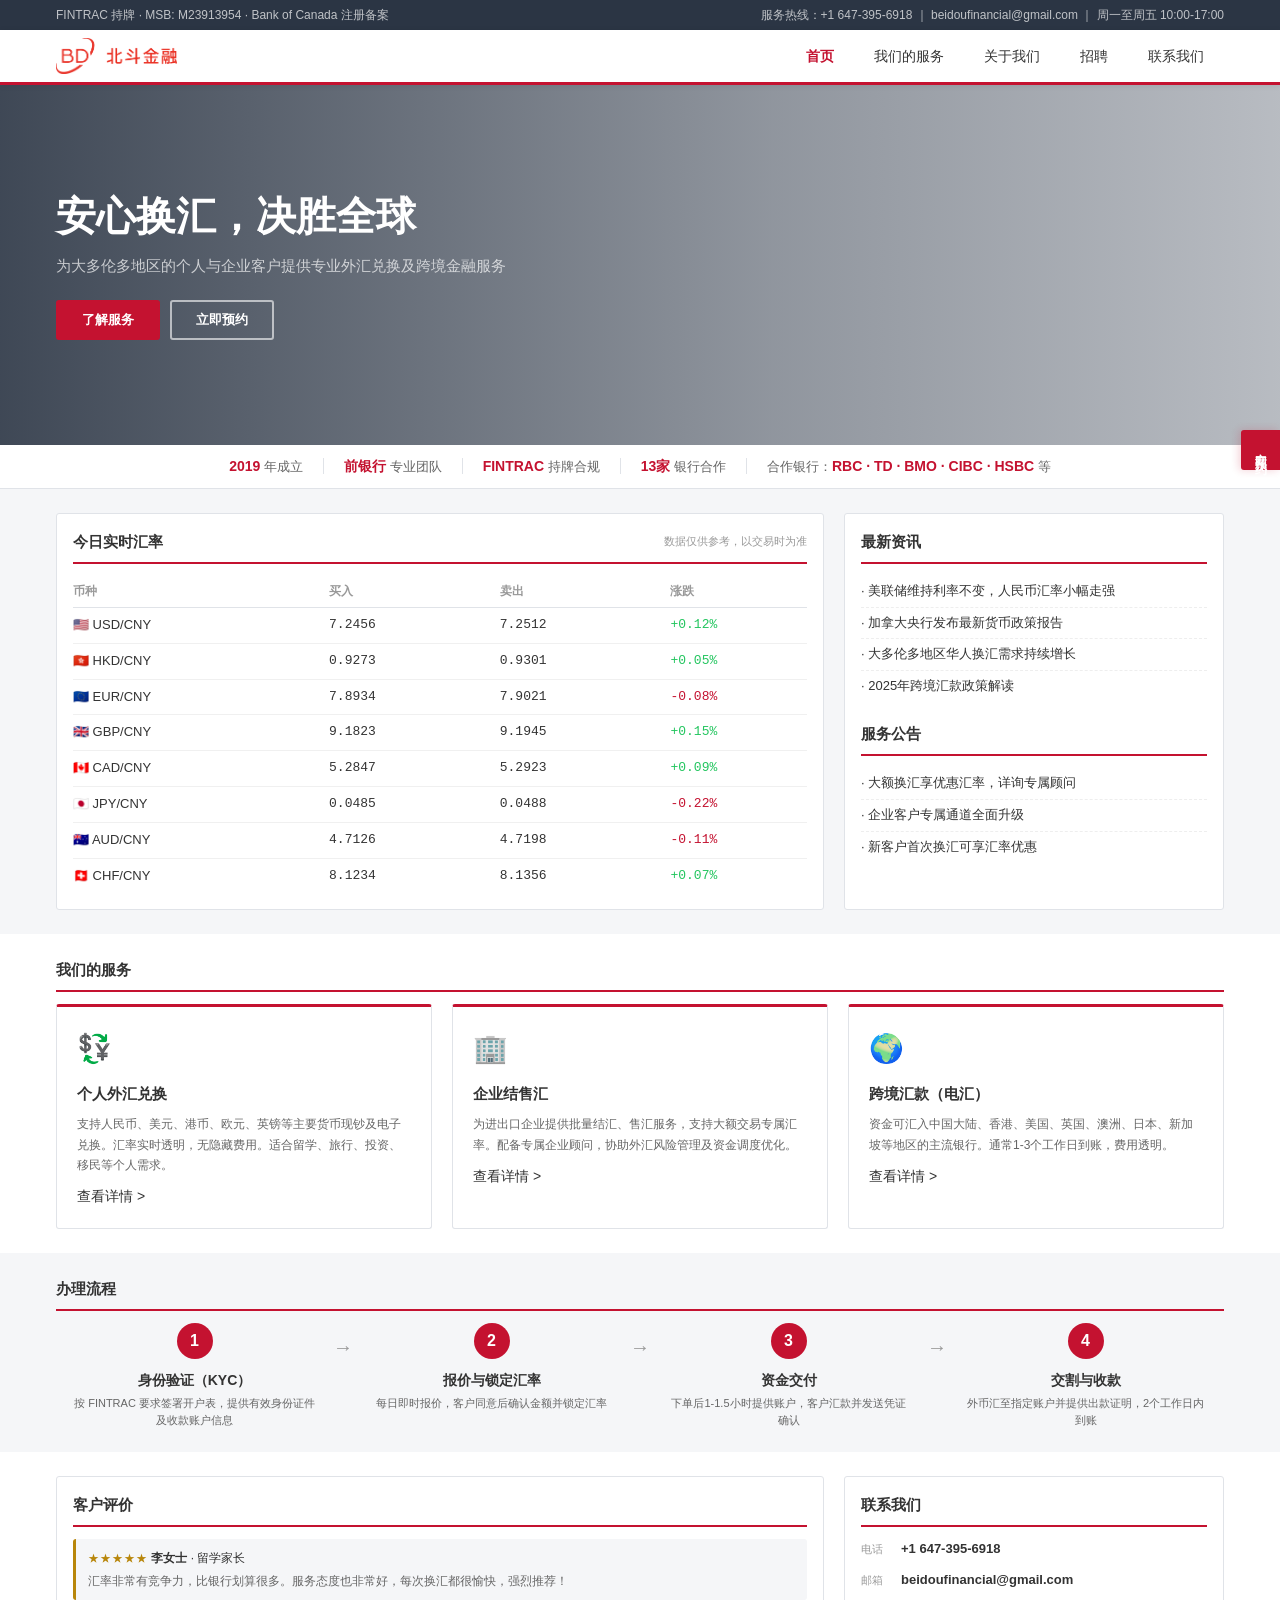
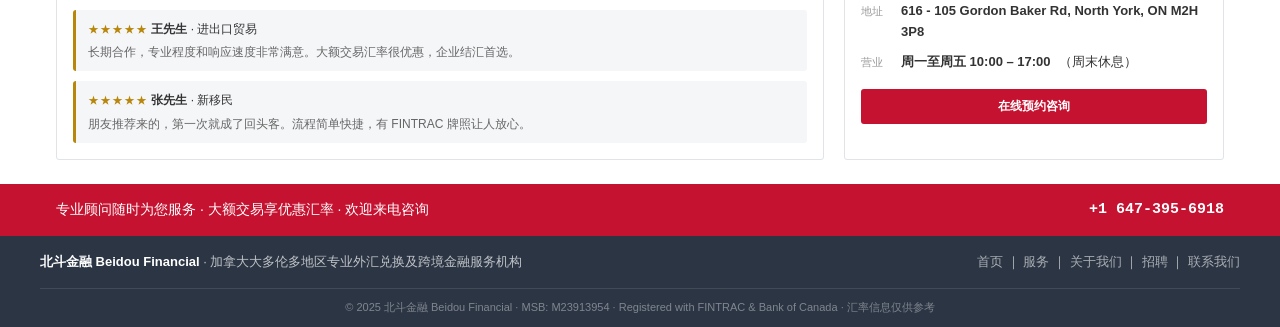
<file: index.html>
<!DOCTYPE html>
<html lang="zh-CN">
<head>
  <meta charset="UTF-8">
  <meta name="viewport" content="width=1200">
  <title>北斗金融 Beidou Financial — 安心换汇，决胜全球</title>
  <meta name="description" content="北斗金融 — 加拿大大多伦多地区专业外汇兑换及跨境金融服务机构，FINTRAC 持牌合规。">
  <link rel="stylesheet" href="style.css?v=20260327">
</head>
<body>

<!-- ========== 顶部信息栏 ========== -->
<div class="top-bar">
  <div class="container top-bar-inner">
    <span>FINTRAC 持牌 · MSB: M23913954 · Bank of Canada 注册备案</span>
    <span>服务热线：+1 647-395-6918 ｜ beidoufinancial@gmail.com ｜ 周一至周五 10:00-17:00</span>
  </div>
</div>

<!-- ========== Logo + 导航栏 ========== -->
<div class="header-bar">
  <div class="container header-bar-inner">
    <a href="index.html" class="nav-logo">
      <img src="logo.png" alt="北斗金融 Beidou Financial">
    </a>
    <nav class="nav-links">
      <a href="index.html" class="active">首页</a>
      <a href="services.html">我们的服务</a>
      <a href="about.html">关于我们</a>
      <a href="careers.html">招聘</a>
      <a href="contact.html">联系我们</a>
    </nav>
  </div>
</div>

<!-- ========== 悬浮预约按钮 ========== -->
<a href="contact.html" class="fab-booking">立即预约</a>

<!-- ========== 横幅 Banner 轮播 ========== -->
<section class="banner">
  <div class="banner-slides">
    <div class="banner-slide active">
      <div class="banner-bg" style="background-image:url('https://images.unsplash.com/photo-1486406146926-c627a92ad1ab?w=1600&q=80')"></div>
      <div class="container banner-inner">
        <div class="banner-text">
          <h1>安心换汇，决胜全球</h1>
          <p>为大多伦多地区的个人与企业客户提供专业外汇兑换及跨境金融服务</p>
          <div class="banner-buttons">
            <a href="services.html" class="btn btn-primary">了解服务</a>
            <a href="contact.html" class="btn btn-outline-white">立即预约</a>
          </div>
        </div>
      </div>
    </div>
    <div class="banner-slide">
      <div class="banner-bg" style="background-image:url('https://images.unsplash.com/photo-1554224155-6726b3ff858f?w=1600&q=80')"></div>
      <div class="container banner-inner">
        <div class="banner-text">
          <h1>FINTRAC 持牌，合规经营</h1>
          <p>加拿大金融情报机构注册持牌，客户资金安全有保障</p>
          <div class="banner-buttons">
            <a href="about.html" class="btn btn-primary">了解资质</a>
          </div>
        </div>
      </div>
    </div>
    <div class="banner-slide">
      <div class="banner-bg" style="background-image:url('https://images.unsplash.com/photo-1560472354-b33ff0c44a43?w=1600&q=80')"></div>
      <div class="container banner-inner">
        <div class="banner-text">
          <h1>大额交易，专属优惠汇率</h1>
          <p>企业客户及大额换汇享受更优惠的汇率，专属顾问一对一服务</p>
          <div class="banner-buttons">
            <a href="contact.html" class="btn btn-primary">立即咨询</a>
          </div>
        </div>
      </div>
    </div>
  </div>
</section>

<!-- ========== 信任条 ========== -->
<section class="trust-bar">
  <div class="container trust-bar-inner">
    <div class="trust-item"><strong>2019</strong> 年成立</div>
    <div class="trust-sep"></div>
    <div class="trust-item"><strong>前银行</strong> 专业团队</div>
    <div class="trust-sep"></div>
    <div class="trust-item"><strong>FINTRAC</strong> 持牌合规</div>
    <div class="trust-sep"></div>
    <div class="trust-item"><strong>13家</strong> 银行合作</div>
    <div class="trust-sep"></div>
    <div class="trust-item">合作银行：<strong>RBC · TD · BMO · CIBC · HSBC</strong> 等</div>
  </div>
</section>

<!-- ========== 核心内容：汇率 + 资讯 ========== -->
<section class="section" id="rates">
  <div class="container">
    <div class="portal-grid">
      <!-- 左栏：实时汇率 -->
      <div class="portal-main">
        <div class="portal-section-header">
          <h3>今日实时汇率</h3>
          <span class="rate-note-inline">数据仅供参考，以交易时为准</span>
        </div>
        <div class="rate-table">
          <div class="rate-table-head"><span>币种</span><span>买入</span><span>卖出</span><span>涨跌</span></div>
          <div class="rate-table-row"><span>🇺🇸 USD/CNY</span><span class="mono">7.2456</span><span class="mono">7.2512</span><span class="rate-up mono">+0.12%</span></div>
          <div class="rate-table-row"><span>🇭🇰 HKD/CNY</span><span class="mono">0.9273</span><span class="mono">0.9301</span><span class="rate-up mono">+0.05%</span></div>
          <div class="rate-table-row"><span>🇪🇺 EUR/CNY</span><span class="mono">7.8934</span><span class="mono">7.9021</span><span class="rate-down mono">-0.08%</span></div>
          <div class="rate-table-row"><span>🇬🇧 GBP/CNY</span><span class="mono">9.1823</span><span class="mono">9.1945</span><span class="rate-up mono">+0.15%</span></div>
          <div class="rate-table-row"><span>🇨🇦 CAD/CNY</span><span class="mono">5.2847</span><span class="mono">5.2923</span><span class="rate-up mono">+0.09%</span></div>
          <div class="rate-table-row"><span>🇯🇵 JPY/CNY</span><span class="mono">0.0485</span><span class="mono">0.0488</span><span class="rate-down mono">-0.22%</span></div>
          <div class="rate-table-row"><span>🇦🇺 AUD/CNY</span><span class="mono">4.7126</span><span class="mono">4.7198</span><span class="rate-down mono">-0.11%</span></div>
          <div class="rate-table-row"><span>🇨🇭 CHF/CNY</span><span class="mono">8.1234</span><span class="mono">8.1356</span><span class="rate-up mono">+0.07%</span></div>
        </div>
      </div>
      <!-- 右栏：资讯 + 公告 -->
      <div class="portal-side">
        <div class="portal-section-header"><h3>最新资讯</h3></div>
        <ul class="news-list">
          <li><a href="#">· 美联储维持利率不变，人民币汇率小幅走强</a></li>
          <li><a href="#">· 加拿大央行发布最新货币政策报告</a></li>
          <li><a href="#">· 大多伦多地区华人换汇需求持续增长</a></li>
          <li><a href="#">· 2025年跨境汇款政策解读</a></li>
        </ul>
        <div class="portal-section-header" style="margin-top:20px;"><h3>服务公告</h3></div>
        <ul class="news-list">
          <li><a href="#">· 大额换汇享优惠汇率，详询专属顾问</a></li>
          <li><a href="#">· 企业客户专属通道全面升级</a></li>
          <li><a href="#">· 新客户首次换汇可享汇率优惠</a></li>
        </ul>
      </div>
    </div>
  </div>
</section>

<!-- ========== 三大服务简介（差异化描述） ========== -->
<section class="section section-white">
  <div class="container">
    <div class="portal-section-header center"><h3>我们的服务</h3></div>
    <div class="service-row">
      <div class="svc-card">
        <div class="svc-icon">💱</div>
        <h4>个人外汇兑换</h4>
        <p>支持人民币、美元、港币、欧元、英镑等主要货币现钞及电子兑换。汇率实时透明，无隐藏费用。适合留学、旅行、投资、移民等个人需求。</p>
        <a href="services.html" class="link-red">查看详情 &gt;</a>
      </div>
      <div class="svc-card">
        <div class="svc-icon">🏢</div>
        <h4>企业结售汇</h4>
        <p>为进出口企业提供批量结汇、售汇服务，支持大额交易专属汇率。配备专属企业顾问，协助外汇风险管理及资金调度优化。</p>
        <a href="services.html" class="link-red">查看详情 &gt;</a>
      </div>
      <div class="svc-card">
        <div class="svc-icon">🌍</div>
        <h4>跨境汇款（电汇）</h4>
        <p>资金可汇入中国大陆、香港、美国、英国、澳洲、日本、新加坡等地区的主流银行。通常1-3个工作日到账，费用透明。</p>
        <a href="services.html" class="link-red">查看详情 &gt;</a>
      </div>
    </div>
  </div>
</section>

<!-- ========== 办理流程 ========== -->
<section class="section">
  <div class="container">
    <div class="portal-section-header center"><h3>办理流程</h3></div>
    <div class="process-row">
      <div class="process-step">
        <div class="process-num">1</div>
        <h4>身份验证（KYC）</h4>
        <p>按 FINTRAC 要求签署开户表，提供有效身份证件及收款账户信息</p>
      </div>
      <div class="process-arrow">→</div>
      <div class="process-step">
        <div class="process-num">2</div>
        <h4>报价与锁定汇率</h4>
        <p>每日即时报价，客户同意后确认金额并锁定汇率</p>
      </div>
      <div class="process-arrow">→</div>
      <div class="process-step">
        <div class="process-num">3</div>
        <h4>资金交付</h4>
        <p>下单后1-1.5小时提供账户，客户汇款并发送凭证确认</p>
      </div>
      <div class="process-arrow">→</div>
      <div class="process-step">
        <div class="process-num">4</div>
        <h4>交割与收款</h4>
        <p>外币汇至指定账户并提供出款证明，2个工作日内到账</p>
      </div>
    </div>
  </div>
</section>

<!-- ========== 客户好评 + 联系信息 两栏 ========== -->
<section class="section section-white">
  <div class="container">
    <div class="portal-grid">
      <!-- 左栏：客户好评 -->
      <div class="portal-main">
        <div class="portal-section-header"><h3>客户评价</h3></div>
        <div class="mini-testimonials">
          <div class="mini-test">
            <div class="mini-test-top"><span class="mini-stars">★★★★★</span> <strong>李女士</strong> · 留学家长</div>
            <p>汇率非常有竞争力，比银行划算很多。服务态度也非常好，每次换汇都很愉快，强烈推荐！</p>
          </div>
          <div class="mini-test">
            <div class="mini-test-top"><span class="mini-stars">★★★★★</span> <strong>王先生</strong> · 进出口贸易</div>
            <p>长期合作，专业程度和响应速度非常满意。大额交易汇率很优惠，企业结汇首选。</p>
          </div>
          <div class="mini-test">
            <div class="mini-test-top"><span class="mini-stars">★★★★★</span> <strong>张先生</strong> · 新移民</div>
            <p>朋友推荐来的，第一次就成了回头客。流程简单快捷，有 FINTRAC 牌照让人放心。</p>
          </div>
        </div>
      </div>
      <!-- 右栏：联系信息 -->
      <div class="portal-side">
        <div class="portal-section-header"><h3>联系我们</h3></div>
        <div class="contact-compact">
          <div class="cc-item"><span class="cc-label">电话</span> <strong>+1 647-395-6918</strong></div>
          <div class="cc-item"><span class="cc-label">邮箱</span> <strong>beidoufinancial@gmail.com</strong></div>
          <div class="cc-item"><span class="cc-label">地址</span> <strong>616 - 105 Gordon Baker Rd, North York, ON M2H 3P8</strong></div>
          <div class="cc-item"><span class="cc-label">营业</span> <strong>周一至周五 10:00 – 17:00</strong>（周末休息）</div>
        </div>
        <a href="contact.html" class="btn btn-primary btn-sm" style="margin-top:16px;width:100%;text-align:center;">在线预约咨询</a>
      </div>
    </div>
  </div>
</section>

<!-- ========== CTA ========== -->
<section class="section-red cta-section">
  <div class="container cta-inner">
    <span class="cta-text">专业顾问随时为您服务 · 大额交易享优惠汇率 · 欢迎来电咨询</span>
    <div class="cta-right">
      <span class="cta-phone">+1 647-395-6918</span>
    </div>
  </div>
</section>

<!-- ========== 页脚 ========== -->
<footer class="footer">
  <div class="container footer-inner">
    <div class="footer-left"><strong>北斗金融 Beidou Financial</strong> · 加拿大大多伦多地区专业外汇兑换及跨境金融服务机构</div>
    <div class="footer-right"><a href="index.html">首页</a> ｜ <a href="services.html">服务</a> ｜ <a href="about.html">关于我们</a> ｜ <a href="careers.html">招聘</a> ｜ <a href="contact.html">联系我们</a></div>
  </div>
  <div class="footer-bottom">
    <div class="container">© 2025 北斗金融 Beidou Financial · MSB: M23913954 · Registered with FINTRAC & Bank of Canada · 汇率信息仅供参考</div>
  </div>
</footer>

<script src="script.js"></script>
</body>
</html>
</file>
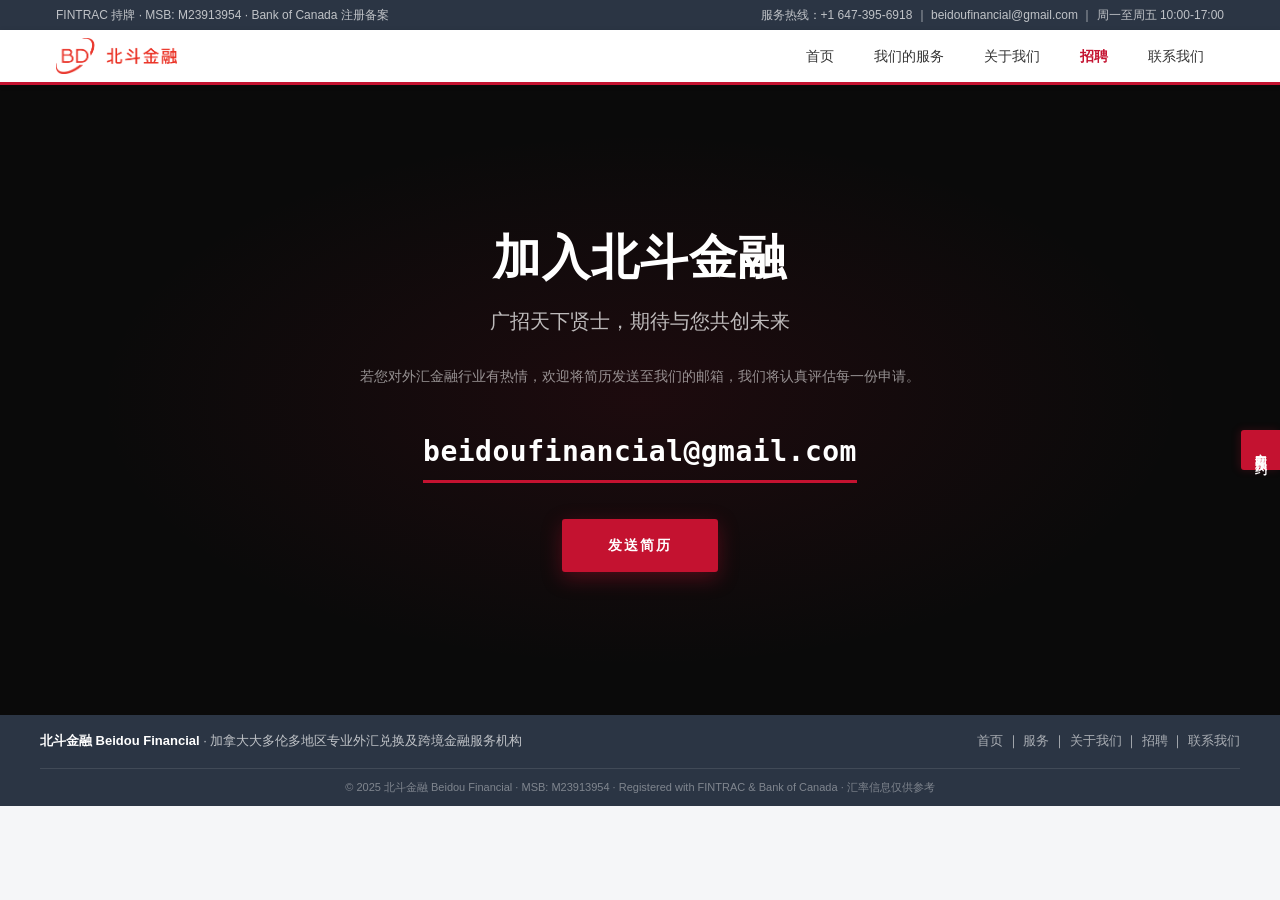
<file: careers.html>
<!DOCTYPE html>
<html lang="zh-CN">
<head>
  <meta charset="UTF-8">
  <meta name="viewport" content="width=1200">
  <title>招聘 — 加入北斗金融 Beidou Financial</title>
  <meta name="description" content="北斗金融正在广招天下贤士，欢迎将简历发送至 beidoufinancial@gmail.com。">
  <link rel="stylesheet" href="style.css?v=20260506">
</head>
<body>

<!-- ========== 顶部信息栏 ========== -->
<div class="top-bar">
  <div class="container top-bar-inner">
    <span>FINTRAC 持牌 · MSB: M23913954 · Bank of Canada 注册备案</span>
    <span>服务热线：+1 647-395-6918 ｜ beidoufinancial@gmail.com ｜ 周一至周五 10:00-17:00</span>
  </div>
</div>

<!-- ========== Logo + 导航栏 ========== -->
<div class="header-bar">
  <div class="container header-bar-inner">
    <a href="index.html" class="nav-logo">
      <img src="logo.png" alt="北斗金融 Beidou Financial">
    </a>
    <nav class="nav-links">
      <a href="index.html">首页</a>
      <a href="services.html">我们的服务</a>
      <a href="about.html">关于我们</a>
      <a href="careers.html" class="active">招聘</a>
      <a href="contact.html">联系我们</a>
    </nav>
  </div>
</div>

<!-- ========== 悬浮预约按钮 ========== -->
<a href="contact.html" class="fab-booking">立即预约</a>

<!-- ========== Careers Hero ========== -->
<section class="careers-hero">
  <div class="container careers-hero-inner">
    <div class="careers-hero-content">
      <h1 class="careers-title fade-up">加入北斗金融</h1>
      <p class="careers-subtitle fade-up">广招天下贤士，期待与您共创未来</p>
      <p class="careers-desc fade-up">若您对外汇金融行业有热情，欢迎将简历发送至我们的邮箱，我们将认真评估每一份申请。</p>

      <div class="careers-email fade-up">
        <a href="mailto:beidoufinancial@gmail.com" class="careers-email-link">beidoufinancial@gmail.com</a>
      </div>

      <div class="careers-cta fade-up">
        <a href="mailto:beidoufinancial@gmail.com?subject=%E5%BA%94%E8%81%98%E5%8C%97%E6%96%97%E9%87%91%E8%9E%8D&body=%E6%82%A8%E5%A5%BD%EF%BC%8C%E6%88%91%E6%83%B3%E5%BA%94%E8%81%98%E5%8C%97%E6%96%97%E9%87%91%E8%9E%8D%E7%9A%84%E8%81%8C%E4%BD%8D%EF%BC%8C%E8%AF%A6%E6%83%85%E5%A6%82%E4%B8%8B..." class="btn btn-primary btn-careers">发送简历</a>
      </div>
    </div>
  </div>
</section>

<!-- ========== 页脚 ========== -->
<footer class="footer">
  <div class="container footer-inner">
    <div class="footer-left"><strong>北斗金融 Beidou Financial</strong> · 加拿大大多伦多地区专业外汇兑换及跨境金融服务机构</div>
    <div class="footer-right"><a href="index.html">首页</a> ｜ <a href="services.html">服务</a> ｜ <a href="about.html">关于我们</a> ｜ <a href="careers.html">招聘</a> ｜ <a href="contact.html">联系我们</a></div>
  </div>
  <div class="footer-bottom">
    <div class="container">© 2025 北斗金融 Beidou Financial · MSB: M23913954 · Registered with FINTRAC & Bank of Canada · 汇率信息仅供参考</div>
  </div>
</footer>

<script src="script.js"></script>
</body>
</html>
</file>
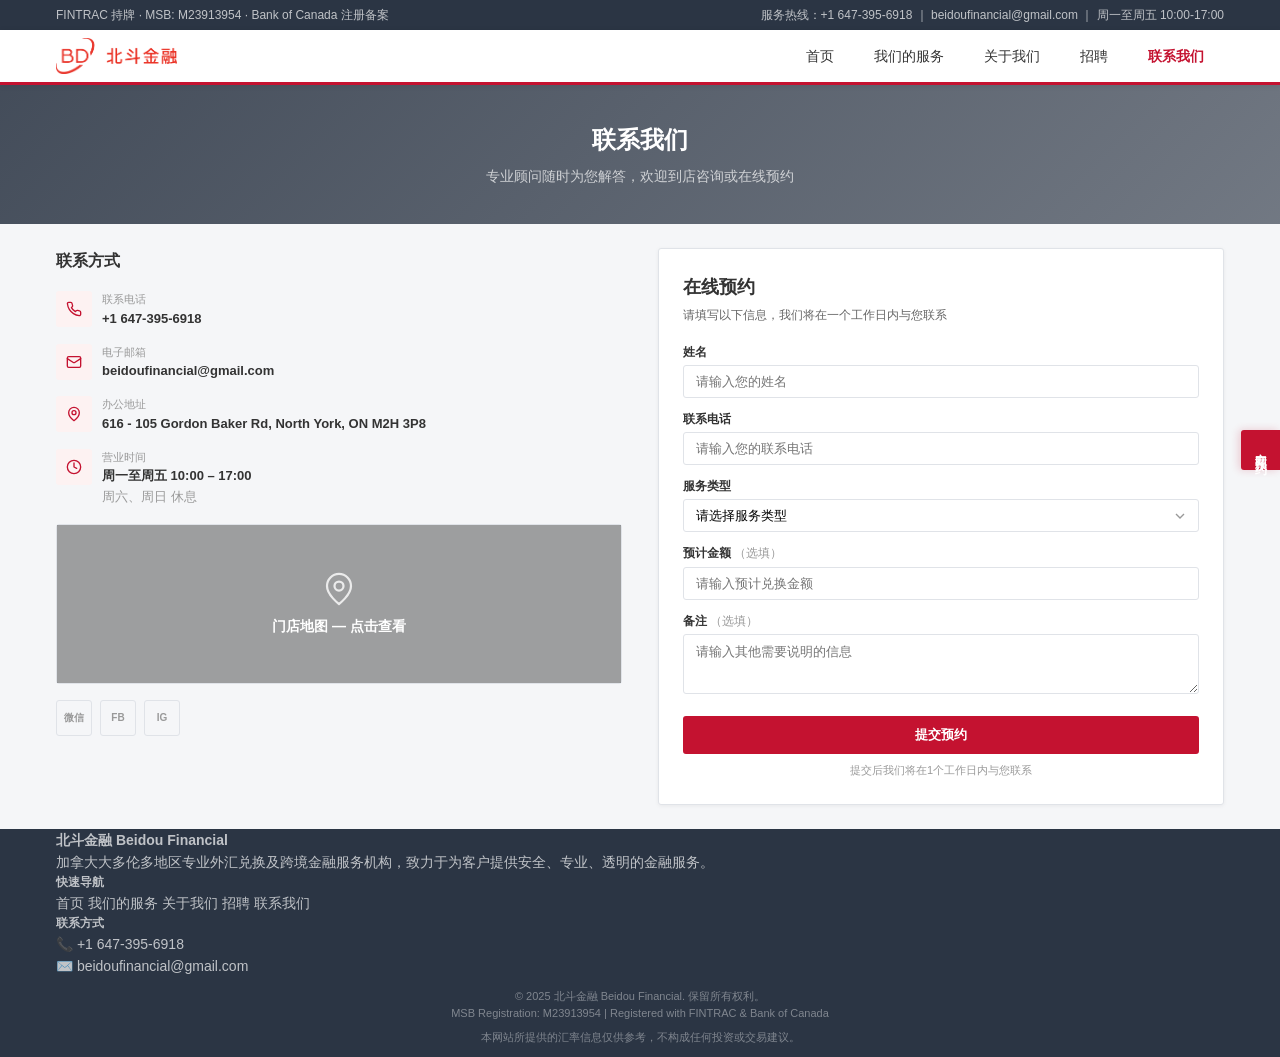
<file: contact.html>
<!DOCTYPE html>
<html lang="zh-CN">
<head>
  <meta charset="UTF-8">
  <meta name="viewport" content="width=1200">
  <title>联系我们 — 北斗金融 Beidou Financial</title>
  <link rel="stylesheet" href="style.css?v=20260327">
</head>
<body>

<!-- ========== 顶部信息栏 ========== -->
<div class="top-bar">
  <div class="container top-bar-inner">
    <span>FINTRAC 持牌 · MSB: M23913954 · Bank of Canada 注册备案</span>
    <span>服务热线：+1 647-395-6918 ｜ beidoufinancial@gmail.com ｜ 周一至周五 10:00-17:00</span>
  </div>
</div>

<!-- ========== Logo + 导航栏 ========== -->
<div class="header-bar">
  <div class="container header-bar-inner">
    <a href="index.html" class="nav-logo">
      <img src="logo.png" alt="北斗金融 Beidou Financial">
    </a>
    <nav class="nav-links">
      <a href="index.html">首页</a>
      <a href="services.html">我们的服务</a>
      <a href="about.html">关于我们</a>
      <a href="careers.html">招聘</a>
      <a href="contact.html" class="active">联系我们</a>
    </nav>
  </div>
</div>

<!-- ========== 悬浮预约按钮 ========== -->
<a href="contact.html" class="fab-booking">立即预约</a>

<!-- ========== Hero ========== -->
<section class="hero hero-page">
  <div class="hero-bg" style="background-image:url('https://images.unsplash.com/photo-1423666639041-f56000c27a9a?w=1600&q=80')"></div>
  <div class="hero-glow"></div>
  <div class="container">
    <div class="hero-content fade-up">
      <h1>联系我们</h1>
      <p class="hero-desc">专业顾问随时为您解答，欢迎到店咨询或在线预约</p>
    </div>
  </div>
</section>

<!-- ========== 联系内容 ========== -->
<section class="section">
  <div class="container">
    <div class="contact-layout fade-up">

      <!-- 左栏：联系信息 -->
      <div class="contact-info">
        <h3>联系方式</h3>

        <div class="contact-item">
          <div class="ci-icon">
            <svg xmlns="http://www.w3.org/2000/svg" viewBox="0 0 24 24" fill="none" stroke="currentColor" stroke-width="2" stroke-linecap="round" stroke-linejoin="round"><path d="M22 16.92v3a2 2 0 0 1-2.18 2 19.79 19.79 0 0 1-8.63-3.07 19.5 19.5 0 0 1-6-6 19.79 19.79 0 0 1-3.07-8.67A2 2 0 0 1 4.11 2h3a2 2 0 0 1 2 1.72 12.84 12.84 0 0 0 .7 2.81 2 2 0 0 1-.45 2.11L8.09 9.91a16 16 0 0 0 6 6l1.27-1.27a2 2 0 0 1 2.11-.45 12.84 12.84 0 0 0 2.81.7A2 2 0 0 1 22 16.92z"/></svg>
          </div>
          <div>
            <div class="ci-label">联系电话</div>
            <div class="ci-value">+1 647-395-6918</div>
          </div>
        </div>

        <div class="contact-item">
          <div class="ci-icon">
            <svg xmlns="http://www.w3.org/2000/svg" viewBox="0 0 24 24" fill="none" stroke="currentColor" stroke-width="2" stroke-linecap="round" stroke-linejoin="round"><rect width="20" height="16" x="2" y="4" rx="2"/><path d="m22 7-8.97 5.7a1.94 1.94 0 0 1-2.06 0L2 7"/></svg>
          </div>
          <div>
            <div class="ci-label">电子邮箱</div>
            <div class="ci-value">beidoufinancial@gmail.com</div>
          </div>
        </div>

        <div class="contact-item">
          <div class="ci-icon">
            <svg xmlns="http://www.w3.org/2000/svg" viewBox="0 0 24 24" fill="none" stroke="currentColor" stroke-width="2" stroke-linecap="round" stroke-linejoin="round"><path d="M20 10c0 6-8 12-8 12s-8-6-8-12a8 8 0 0 1 16 0Z"/><circle cx="12" cy="10" r="3"/></svg>
          </div>
          <div>
            <div class="ci-label">办公地址</div>
            <div class="ci-value">616 - 105 Gordon Baker Rd, North York, ON M2H 3P8</div>
          </div>
        </div>

        <div class="contact-item">
          <div class="ci-icon">
            <svg xmlns="http://www.w3.org/2000/svg" viewBox="0 0 24 24" fill="none" stroke="currentColor" stroke-width="2" stroke-linecap="round" stroke-linejoin="round"><circle cx="12" cy="12" r="10"/><polyline points="12 6 12 12 16 14"/></svg>
          </div>
          <div>
            <div class="ci-label">营业时间</div>
            <div class="ci-value">周一至周五 10:00 – 17:00<br><span style="color:var(--gray);font-weight:400;font-size:13px;">周六、周日 休息</span></div>
          </div>
        </div>

        <!-- 地图占位 -->
        <div class="map-placeholder" style="background:url('https://images.unsplash.com/photo-1524661135-423995f22d0b?w=800&q=80') center/cover no-repeat; position:relative;">
          <div style="position:absolute;inset:0;background:rgba(26,26,26,.4);display:flex;flex-direction:column;align-items:center;justify-content:center;gap:8px;color:#fff;">
            <svg xmlns="http://www.w3.org/2000/svg" width="36" height="36" viewBox="0 0 24 24" fill="none" stroke="currentColor" stroke-width="1.5" stroke-linecap="round" stroke-linejoin="round" style="opacity:.8"><path d="M20 10c0 6-8 12-8 12s-8-6-8-12a8 8 0 0 1 16 0Z"/><circle cx="12" cy="10" r="3"/></svg>
            <span style="font-weight:600;font-size:14px;">门店地图 — 点击查看</span>
          </div>
        </div>

        <!-- 社交媒体 -->
        <div class="social-links">
          <div class="social-link" title="微信">微信</div>
          <div class="social-link" title="Facebook">FB</div>
          <div class="social-link" title="Instagram">IG</div>
        </div>
      </div>

      <!-- 右栏：预约表单 -->
      <div class="form-card">
        <h3>在线预约</h3>
        <p>请填写以下信息，我们将在一个工作日内与您联系</p>
        <form class="booking-form">
          <div class="form-group">
            <label>姓名</label>
            <input type="text" class="form-control" placeholder="请输入您的姓名">
          </div>
          <div class="form-group">
            <label>联系电话</label>
            <input type="tel" class="form-control" placeholder="请输入您的联系电话">
          </div>
          <div class="form-group">
            <label>服务类型</label>
            <select class="form-control">
              <option value="" disabled selected>请选择服务类型</option>
              <option>个人换汇</option>
              <option>企业结汇</option>
              <option>跨境汇款</option>
            </select>
          </div>
          <div class="form-group">
            <label>预计金额 <span>（选填）</span></label>
            <input type="text" class="form-control" placeholder="请输入预计兑换金额">
          </div>
          <div class="form-group">
            <label>备注 <span>（选填）</span></label>
            <textarea class="form-control" placeholder="请输入其他需要说明的信息"></textarea>
          </div>
          <div class="form-submit">
            <button type="submit" class="btn btn-primary">提交预约</button>
          </div>
          <p class="form-note">提交后我们将在1个工作日内与您联系</p>
        </form>
      </div>

    </div>
  </div>
</section>

<!-- ========== 页脚 ========== -->
<footer class="footer">
  <div class="container">
    <div class="footer-grid">
      <div class="footer-brand">
        <h4>北斗金融 Beidou Financial</h4>
        <p>加拿大大多伦多地区专业外汇兑换及跨境金融服务机构，致力于为客户提供安全、专业、透明的金融服务。</p>
      </div>
      <div>
        <h5>快速导航</h5>
        <div class="footer-links">
          <a href="index.html">首页</a>
          <a href="services.html">我们的服务</a>
          <a href="about.html">关于我们</a>
          <a href="careers.html">招聘</a>
          <a href="contact.html">联系我们</a>
        </div>
      </div>
      <div>
        <h5>联系方式</h5>
        <div class="footer-contact">
          <p>📞 +1 647-395-6918</p>
          <p>✉️ beidoufinancial@gmail.com</p>
        </div>
      </div>
    </div>
  </div>
  <div class="footer-bottom">
    <div class="container">
      <p>© 2025 北斗金融 Beidou Financial. 保留所有权利。</p>
      <p>MSB Registration: M23913954 | Registered with FINTRAC &amp; Bank of Canada</p>
      <p style="margin-top:6px;">本网站所提供的汇率信息仅供参考，不构成任何投资或交易建议。</p>
    </div>
  </div>
</footer>

<script src="script.js"></script>
</body>
</html>
</file>
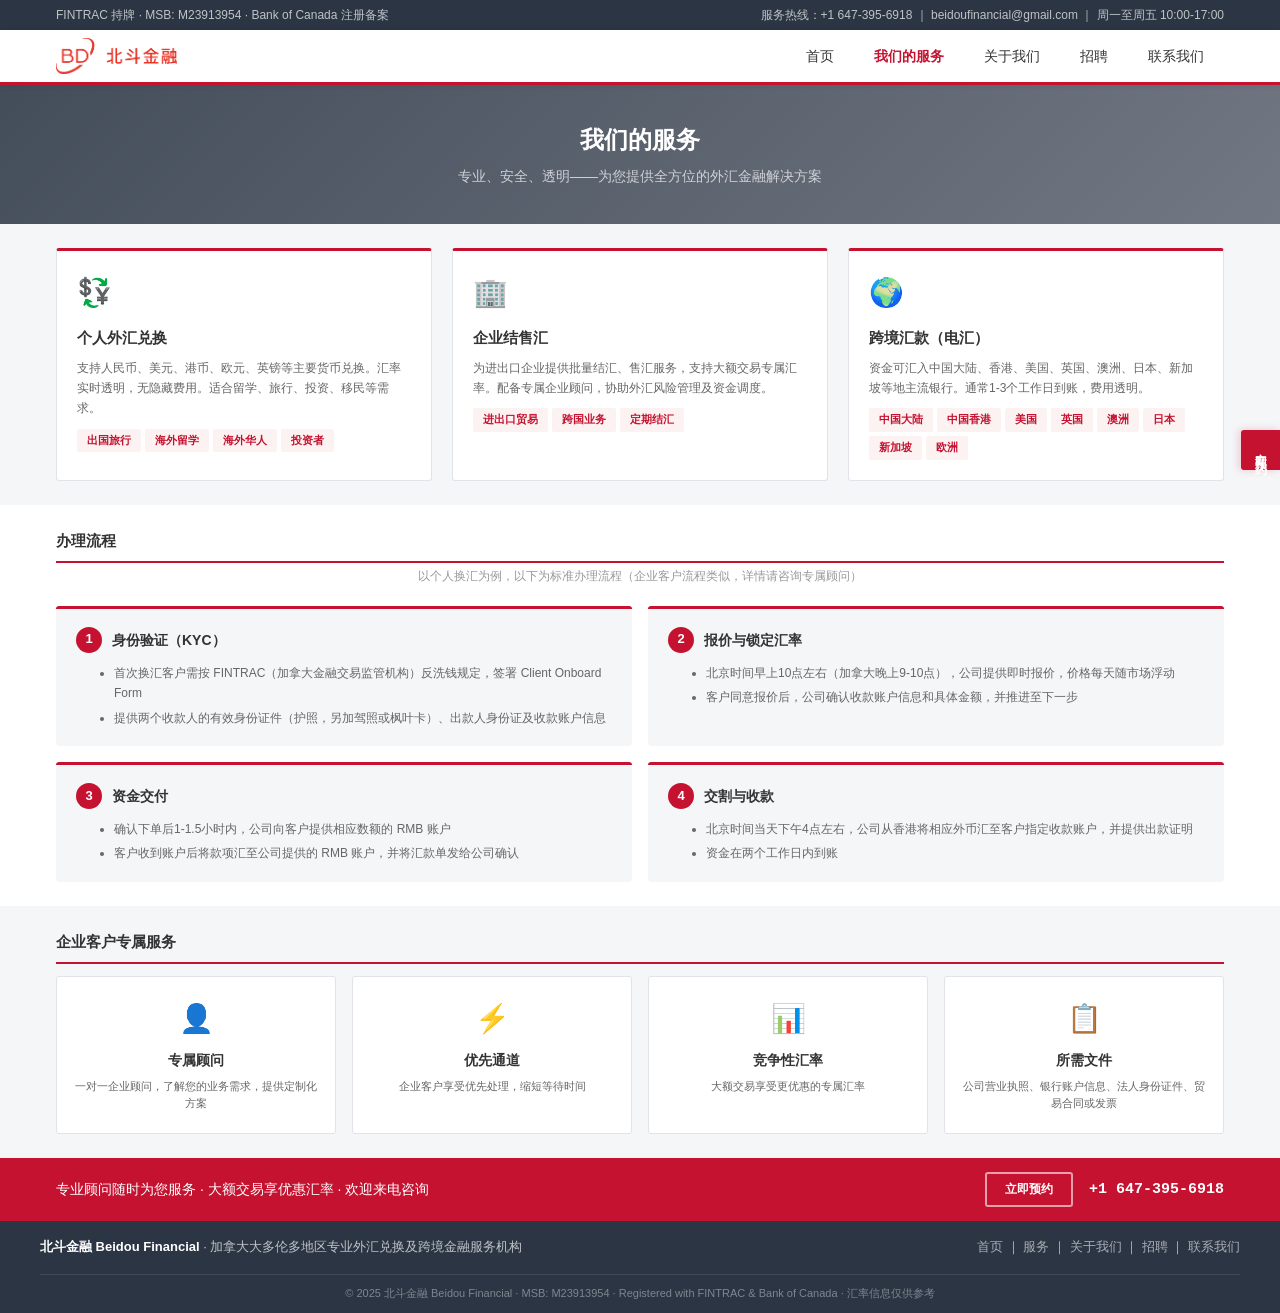
<file: services.html>
<!DOCTYPE html>
<html lang="zh-CN">
<head>
  <meta charset="UTF-8">
  <meta name="viewport" content="width=1200">
  <title>我们的服务 — 北斗金融 Beidou Financial</title>
  <link rel="stylesheet" href="style.css?v=20260327">
</head>
<body>

<!-- ========== 顶部信息栏 ========== -->
<div class="top-bar">
  <div class="container top-bar-inner">
    <span>FINTRAC 持牌 · MSB: M23913954 · Bank of Canada 注册备案</span>
    <span>服务热线：+1 647-395-6918 ｜ beidoufinancial@gmail.com ｜ 周一至周五 10:00-17:00</span>
  </div>
</div>

<!-- ========== Logo + 导航栏 ========== -->
<div class="header-bar">
  <div class="container header-bar-inner">
    <a href="index.html" class="nav-logo">
      <img src="logo.png" alt="北斗金融 Beidou Financial">
    </a>
    <nav class="nav-links">
      <a href="index.html">首页</a>
      <a href="services.html" class="active">我们的服务</a>
      <a href="about.html">关于我们</a>
      <a href="careers.html">招聘</a>
      <a href="contact.html">联系我们</a>
    </nav>
  </div>
</div>

<!-- ========== 悬浮预约按钮 ========== -->
<a href="contact.html" class="fab-booking">立即预约</a>

<!-- ========== Hero ========== -->
<section class="hero hero-page">
  <div class="hero-bg" style="background-image:url('https://images.unsplash.com/photo-1554224155-6726b3ff858f?w=1600&q=80')"></div>
  <div class="hero-glow"></div>
  <div class="container">
    <div class="hero-content fade-up">
      <h1>我们的服务</h1>
      <p class="hero-desc">专业、安全、透明——为您提供全方位的外汇金融解决方案</p>
    </div>
  </div>
</section>

<!-- ========== 三大服务概览 ========== -->
<section class="section">
  <div class="container">
    <div class="service-row">
      <div class="svc-card">
        <div class="svc-icon">💱</div>
        <h4>个人外汇兑换</h4>
        <p>支持人民币、美元、港币、欧元、英镑等主要货币兑换。汇率实时透明，无隐藏费用。适合留学、旅行、投资、移民等需求。</p>
        <div class="svc-tags">
          <span class="tag-item">出国旅行</span>
          <span class="tag-item">海外留学</span>
          <span class="tag-item">海外华人</span>
          <span class="tag-item">投资者</span>
        </div>
      </div>
      <div class="svc-card">
        <div class="svc-icon">🏢</div>
        <h4>企业结售汇</h4>
        <p>为进出口企业提供批量结汇、售汇服务，支持大额交易专属汇率。配备专属企业顾问，协助外汇风险管理及资金调度。</p>
        <div class="svc-tags">
          <span class="tag-item">进出口贸易</span>
          <span class="tag-item">跨国业务</span>
          <span class="tag-item">定期结汇</span>
        </div>
      </div>
      <div class="svc-card">
        <div class="svc-icon">🌍</div>
        <h4>跨境汇款（电汇）</h4>
        <p>资金可汇入中国大陆、香港、美国、英国、澳洲、日本、新加坡等地主流银行。通常1-3个工作日到账，费用透明。</p>
        <div class="svc-tags">
          <span class="tag-item">中国大陆</span>
          <span class="tag-item">中国香港</span>
          <span class="tag-item">美国</span>
          <span class="tag-item">英国</span>
          <span class="tag-item">澳洲</span>
          <span class="tag-item">日本</span>
          <span class="tag-item">新加坡</span>
          <span class="tag-item">欧洲</span>
        </div>
      </div>
    </div>
  </div>
</section>

<!-- ========== 详细办理流程 ========== -->
<section class="section section-white">
  <div class="container">
    <div class="portal-section-header center"><h3>办理流程</h3></div>
    <p class="flow-subtitle">以个人换汇为例，以下为标准办理流程（企业客户流程类似，详情请咨询专属顾问）</p>
    <div class="flow-grid">
      <div class="flow-card">
        <div class="flow-card-head"><span class="flow-num">1</span> 身份验证（KYC）</div>
        <ul class="flow-card-list">
          <li>首次换汇客户需按 FINTRAC（加拿大金融交易监管机构）反洗钱规定，签署 Client Onboard Form</li>
          <li>提供两个收款人的有效身份证件（护照，另加驾照或枫叶卡）、出款人身份证及收款账户信息</li>
        </ul>
      </div>
      <div class="flow-card">
        <div class="flow-card-head"><span class="flow-num">2</span> 报价与锁定汇率</div>
        <ul class="flow-card-list">
          <li>北京时间早上10点左右（加拿大晚上9-10点），公司提供即时报价，价格每天随市场浮动</li>
          <li>客户同意报价后，公司确认收款账户信息和具体金额，并推进至下一步</li>
        </ul>
      </div>
      <div class="flow-card">
        <div class="flow-card-head"><span class="flow-num">3</span> 资金交付</div>
        <ul class="flow-card-list">
          <li>确认下单后1-1.5小时内，公司向客户提供相应数额的 RMB 账户</li>
          <li>客户收到账户后将款项汇至公司提供的 RMB 账户，并将汇款单发给公司确认</li>
        </ul>
      </div>
      <div class="flow-card">
        <div class="flow-card-head"><span class="flow-num">4</span> 交割与收款</div>
        <ul class="flow-card-list">
          <li>北京时间当天下午4点左右，公司从香港将相应外币汇至客户指定收款账户，并提供出款证明</li>
          <li>资金在两个工作日内到账</li>
        </ul>
      </div>
    </div>
  </div>
</section>

<!-- ========== 企业客户专属服务 ========== -->
<section class="section">
  <div class="container">
    <div class="portal-section-header center"><h3>企业客户专属服务</h3></div>
    <div class="biz-features">
      <div class="biz-feature">
        <div class="biz-feature-icon">👤</div>
        <h4>专属顾问</h4>
        <p>一对一企业顾问，了解您的业务需求，提供定制化方案</p>
      </div>
      <div class="biz-feature">
        <div class="biz-feature-icon">⚡</div>
        <h4>优先通道</h4>
        <p>企业客户享受优先处理，缩短等待时间</p>
      </div>
      <div class="biz-feature">
        <div class="biz-feature-icon">📊</div>
        <h4>竞争性汇率</h4>
        <p>大额交易享受更优惠的专属汇率</p>
      </div>
      <div class="biz-feature">
        <div class="biz-feature-icon">📋</div>
        <h4>所需文件</h4>
        <p>公司营业执照、银行账户信息、法人身份证件、贸易合同或发票</p>
      </div>
    </div>
  </div>
</section>

<!-- ========== CTA ========== -->
<section class="section-red cta-section">
  <div class="container cta-inner">
    <span class="cta-text">专业顾问随时为您服务 · 大额交易享优惠汇率 · 欢迎来电咨询</span>
    <div class="cta-right">
      <a href="contact.html" class="btn btn-outline-white btn-sm">立即预约</a>
      <span class="cta-phone">+1 647-395-6918</span>
    </div>
  </div>
</section>

<!-- ========== 页脚 ========== -->
<footer class="footer">
  <div class="container footer-inner">
    <div class="footer-left"><strong>北斗金融 Beidou Financial</strong> · 加拿大大多伦多地区专业外汇兑换及跨境金融服务机构</div>
    <div class="footer-right"><a href="index.html">首页</a> ｜ <a href="services.html">服务</a> ｜ <a href="about.html">关于我们</a> ｜ <a href="careers.html">招聘</a> ｜ <a href="contact.html">联系我们</a></div>
  </div>
  <div class="footer-bottom">
    <div class="container">© 2025 北斗金融 Beidou Financial · MSB: M23913954 · Registered with FINTRAC & Bank of Canada · 汇率信息仅供参考</div>
  </div>
</footer>

<script src="script.js"></script>
</body>
</html>
</file>
<file: style.css>
/* ============================================
   北斗金融 — 中国银行门户风格（精简版）
   ============================================ */

:root {
  --red: #C41230;
  --red-hover: #A30E28;
  --red-light: #FDF2F2;
  --gold: #B8860B;
  --dark: #2B3544;
  --text: #333;
  --text-light: #666;
  --gray: #999;
  --light-gray: #F5F6F8;
  --white: #FFF;
  --border: #E0E3E8;
  --green: #22C55E;
  --font: 'Microsoft YaHei','PingFang SC','Hiragino Sans GB',-apple-system,BlinkMacSystemFont,sans-serif;
  --mono: 'SF Mono','Menlo','Consolas',monospace;
  --max-w: 1200px;
  --shadow: 0 1px 4px rgba(0,0,0,.06);
  --r: 3px;
  --t: .25s ease;
}

*,*::before,*::after{margin:0;padding:0;box-sizing:border-box}
html{font-size:14px;scroll-behavior:smooth}
body{font-family:var(--font);color:var(--text);background:var(--light-gray);line-height:1.6;-webkit-font-smoothing:antialiased;min-width:1200px}
img{max-width:100%;display:block}
a{text-decoration:none;color:inherit;transition:color var(--t)}
ul,ol{list-style:none}
.container{width:100%;max-width:var(--max-w);margin:0 auto;padding:0 16px}
.section{padding:24px 0}
.section-gray{background:var(--light-gray)}
.section-red{background:var(--red);color:var(--white)}
.mono{font-family:var(--mono)}

/* ========== 顶部信息栏 ========== */
.top-bar{background:var(--dark);font-size:12px;color:rgba(255,255,255,.7);line-height:30px}
.top-bar-inner{display:flex;justify-content:space-between;align-items:center}

/* ========== Logo + 导航合并栏 ========== */
.header-bar{background:var(--white);padding:0;border-bottom:3px solid var(--red);position:sticky;top:0;z-index:1000;box-shadow:0 1px 6px rgba(0,0,0,.08)}
.header-bar-inner{display:flex;align-items:center;height:52px;gap:40px}
.nav-logo img{height:36px;width:auto}
.nav-links{display:flex;align-items:center;gap:0;margin-left:auto}
.nav-links a{color:var(--text);font-size:14px;font-weight:500;padding:0 20px;line-height:52px;transition:all var(--t);border-bottom:3px solid transparent;margin-bottom:-3px}
.nav-links a:hover{color:var(--red)}
.nav-links a.active{color:var(--red);border-bottom-color:var(--red);font-weight:700}

/* ========== Banner 轮播 ========== */
.banner{position:relative;height:360px;overflow:hidden}
.banner-slides{position:relative;height:100%}
.banner-slide{position:absolute;inset:0;opacity:0;transition:opacity .8s ease;z-index:0}
.banner-slide.active{opacity:1;z-index:1}
.banner-bg{position:absolute;inset:0;background-size:cover;background-position:center}
.banner-bg::after{content:'';position:absolute;inset:0;background:linear-gradient(90deg,rgba(43,53,68,.9) 0%,rgba(43,53,68,.5) 60%,rgba(43,53,68,.3) 100%)}
.banner-inner{position:relative;z-index:2;display:flex;align-items:center;height:360px}
.banner-text{padding:0}
.banner h1{font-size:40px;font-weight:800;color:#fff;line-height:1.3;margin-bottom:12px}
.banner p{font-size:15px;color:rgba(255,255,255,.7);margin-bottom:22px}
.banner-buttons{display:flex;gap:10px}

/* ========== 便捷服务 ========== */
.quick-services{background:var(--white);border-bottom:1px solid var(--border);padding:8px 0}
.qs-grid{display:grid;grid-template-columns:repeat(6,1fr);gap:0}
.qs-item{display:flex;flex-direction:column;align-items:center;gap:4px;padding:10px 4px;text-align:center;color:var(--text);transition:color var(--t);font-size:12px;border-right:1px solid var(--border)}
.qs-item:last-child{border-right:none}
.qs-item:hover{color:var(--red)}
.qs-icon{font-size:22px;line-height:1}

/* ========== 信任条 ========== */
.trust-bar{background:var(--white);border-bottom:1px solid var(--border);padding:10px 0}
.trust-bar-inner{display:flex;align-items:center;justify-content:center;gap:0}
.trust-item{font-size:13px;color:var(--text-light);padding:0 20px;text-align:center}
.trust-item strong{color:var(--red);font-size:14px}
.trust-sep{width:1px;height:16px;background:var(--border);flex-shrink:0}

/* ========== 门户两栏布局 ========== */
.portal-grid{display:grid;grid-template-columns:1fr 380px;gap:20px}
.portal-section-header{display:flex;align-items:center;justify-content:space-between;padding-bottom:8px;border-bottom:2px solid var(--red);margin-bottom:12px}
.portal-section-header h3{font-size:15px;font-weight:700;color:var(--text)}
.rate-note-inline{font-size:11px;color:var(--gray)}

/* ========== 汇率表格 ========== */
.portal-main{background:var(--white);padding:16px;border:1px solid var(--border);border-radius:var(--r)}
.portal-side{background:var(--white);padding:16px;border:1px solid var(--border);border-radius:var(--r)}
.rate-table-head{display:grid;grid-template-columns:1.5fr 1fr 1fr .8fr;padding:6px 0;border-bottom:1px solid var(--border);font-size:12px;font-weight:700;color:var(--gray)}
.rate-table-row{display:grid;grid-template-columns:1.5fr 1fr 1fr .8fr;padding:7px 0;border-bottom:1px solid #f0f0f0;font-size:13px;align-items:center}
.rate-table-row:last-child{border-bottom:none}
.rate-table-row:hover{background:var(--red-light)}
.rate-up{color:var(--green)}
.rate-down{color:var(--red)}

/* ========== 新闻列表 ========== */
.news-list{list-style:none}
.news-list li{padding:5px 0;border-bottom:1px dashed #eee;font-size:13px}
.news-list li:last-child{border-bottom:none}
.news-list a{color:var(--text);transition:color var(--t)}
.news-list a:hover{color:var(--red)}

/* ========== 迷你好评 ========== */
.mini-testimonials{display:flex;flex-direction:column;gap:10px}
.mini-test{padding:10px 12px;background:var(--light-gray);border-radius:var(--r);border-left:3px solid var(--gold)}
.mini-test-top{font-size:12px;color:var(--text);margin-bottom:4px}
.mini-stars{color:var(--gold);font-size:11px;letter-spacing:1px}
.mini-test p{font-size:12px;color:var(--text-light);margin:0;line-height:1.5}

/* ========== Buttons ========== */
.btn{display:inline-flex;align-items:center;justify-content:center;padding:8px 24px;border-radius:var(--r);font-size:13px;font-weight:600;cursor:pointer;border:2px solid transparent;transition:all var(--t);font-family:var(--font);white-space:nowrap}
.btn-primary{background:var(--red);color:#fff;border-color:var(--red)}
.btn-primary:hover{background:var(--red-hover);border-color:var(--red-hover)}
.btn-outline-white{background:transparent;color:#fff;border-color:rgba(255,255,255,.6)}
.btn-outline-white:hover{border-color:#fff;background:rgba(255,255,255,.12)}
.btn-sm{padding:6px 18px;font-size:12px}

/* ========== CTA 条 ========== */
.cta-section{padding:14px 0}
.cta-inner{display:flex;align-items:center;justify-content:space-between}
.cta-text{font-size:14px;font-weight:500}
.cta-right{display:flex;align-items:center;gap:16px}
.cta-phone{font-size:15px;font-weight:600;font-family:var(--mono)}

/* ========== 悬浮按钮 ========== */
.fab-booking{position:fixed;right:0;top:50%;transform:translateY(-50%);z-index:999;writing-mode:vertical-lr;letter-spacing:3px;padding:14px 10px;background:var(--red);color:#fff;font-size:12px;font-weight:700;border-radius:var(--r) 0 0 var(--r);cursor:pointer;transition:all var(--t);box-shadow:-2px 0 8px rgba(196,18,48,.2)}
.fab-booking:hover{padding-right:16px;background:var(--red-hover)}

/* ========== Footer 精简 ========== */
.footer{background:var(--dark);color:rgba(255,255,255,.7);padding:0}
.footer-inner{display:flex;align-items:center;justify-content:space-between;padding:16px 0;border-bottom:1px solid rgba(255,255,255,.1)}
.footer-left{font-size:13px}
.footer-left strong{color:#fff}
.footer-right{font-size:13px}
.footer-right a{color:rgba(255,255,255,.6);transition:color var(--t)}
.footer-right a:hover{color:#fff}
.footer-bottom{padding:10px 0;text-align:center;font-size:11px;color:rgba(255,255,255,.4)}

/* ========== 进场动画 ========== */
.fade-up{opacity:0;transform:translateY(20px);transition:opacity .5s ease,transform .5s ease}
.fade-up.visible{opacity:1;transform:translateY(0)}

/* ========== 子页面 Hero（板块样式） ========== */
.hero{position:relative;display:flex;align-items:center;overflow:hidden;height:auto}
.hero-page{height:auto}
.hero-bg{position:absolute;inset:0;z-index:0;background-size:cover;background-position:center}
.hero-bg::after{content:'';position:absolute;inset:0;background:linear-gradient(135deg,rgba(43,53,68,.88),rgba(43,53,68,.65))}
.hero::before,.hero-glow,.hero-bottom-fade{display:none}
.hero-content{position:relative;z-index:2;text-align:center;max-width:720px;margin:0 auto;padding:36px 0}
.hero h1{font-size:24px;font-weight:700;color:#fff;margin-bottom:6px}
.hero .hero-desc{font-size:14px;color:rgba(255,255,255,.7)}

/* ========== 子页面内容（关于/服务/联系） ========== */
.about-intro{display:flex;gap:36px;align-items:center}
.about-intro-text{flex:1}
.about-intro-text h2{font-size:20px;font-weight:700;margin-bottom:12px}
.about-intro-text p{color:var(--text-light);font-size:13px;line-height:1.7;margin-bottom:10px}
.about-intro-img{flex:0 0 360px;height:260px;border-radius:var(--r);overflow:hidden}
.about-intro-img img{width:100%;height:100%;object-fit:cover;background:var(--light-gray)}

.value-cards{display:grid;grid-template-columns:repeat(3,1fr);gap:16px;margin-top:24px}
.value-card{text-align:center;padding:18px 14px;border:1px solid var(--border);border-radius:var(--r);background:var(--white)}
.value-card:hover{border-color:var(--gold)}
.value-card .icon-circle{width:40px;height:40px;background:rgba(184,134,11,.1);border-radius:50%;display:flex;align-items:center;justify-content:center;margin:0 auto 10px;color:var(--gold)}
.value-card h4{font-size:14px;font-weight:700;margin-bottom:3px}
.value-card p{font-size:11px;color:var(--text-light)}

.timeline{position:relative;padding-left:32px;max-width:640px;margin:0 auto}
.timeline::before{content:'';position:absolute;left:11px;top:0;bottom:0;width:2px;background:var(--border)}
.timeline-item{position:relative;margin-bottom:20px}
.timeline-item:last-child{margin-bottom:0}
.timeline-dot{position:absolute;left:-27px;top:3px;width:9px;height:9px;background:var(--gold);border-radius:50%;border:2px solid var(--white);box-shadow:0 0 0 2px var(--gold)}
.timeline-year{font-size:12px;font-weight:700;color:var(--red);margin-bottom:2px;font-family:var(--mono)}
.timeline-text{font-size:13px;color:var(--text-light)}

.cert-cards{display:grid;grid-template-columns:repeat(2,1fr);gap:16px;max-width:640px;margin:16px auto 0}
.cert-card{padding:18px;border:1px solid var(--border);border-radius:var(--r);background:var(--white);border-top:3px solid var(--gold)}
.cert-card h4{font-size:14px;font-weight:700;margin-bottom:3px}
.cert-card p{font-size:12px;color:var(--text-light)}

.section-dark{background:var(--light-gray);color:var(--text)}
.section-header{text-align:center;margin-bottom:24px}
.section-header h2{font-size:20px;font-weight:700;margin-bottom:8px}
.section-header h2::after{content:'';display:block;width:36px;height:2px;background:var(--red);margin:8px auto 0}
.section-header p{color:var(--text-light);font-size:13px;max-width:480px;margin:0 auto}

.partner-grid{display:grid;grid-template-columns:repeat(auto-fill,minmax(120px,1fr));gap:8px}
.partner-item{display:flex;align-items:center;justify-content:center;padding:10px 8px;background:var(--white);border-radius:var(--r);font-size:12px;font-weight:700;color:var(--text-light);border:1px solid var(--border);min-height:42px;transition:all var(--t)}
.partner-item:hover{border-color:var(--red);color:var(--red)}

.service-detail{display:flex;gap:36px;align-items:center}
.service-detail.reverse{flex-direction:row-reverse}
.service-detail-img{flex:0 0 360px;height:240px;border-radius:var(--r);overflow:hidden}
.service-detail-img img{width:100%;height:100%;object-fit:cover;background:var(--light-gray)}
.service-detail-text{flex:1}
.service-detail-text h2{font-size:20px;font-weight:700;margin-bottom:10px}
.service-detail-text>p{color:var(--text-light);font-size:13px;line-height:1.7;margin-bottom:12px}
.tag-list{display:flex;flex-wrap:wrap;gap:5px;margin-bottom:12px}
.tag-item{padding:3px 10px;background:var(--red-light);color:var(--red);border-radius:2px;font-size:11px;font-weight:600}
.detail-label{font-weight:700;font-size:12px;margin-bottom:3px}
.detail-info{color:var(--text-light);font-size:12px;margin-bottom:10px}
.step-list{display:flex;gap:10px;margin-bottom:16px;flex-wrap:wrap}
.step-item{display:flex;align-items:center;gap:6px;padding:6px 12px;background:var(--light-gray);border-radius:var(--r);font-size:12px}
.step-num{width:22px;height:22px;background:var(--red);color:#fff;border-radius:50%;display:flex;align-items:center;justify-content:center;font-size:11px;font-weight:700;flex-shrink:0}
.advantage-list{display:flex;gap:14px;margin-bottom:16px;flex-wrap:wrap}
.advantage-item{display:flex;align-items:center;gap:5px;font-size:12px;font-weight:600}
.advantage-item svg{color:var(--gold);width:15px;height:15px}

/* 联系页 */
.contact-layout{display:grid;grid-template-columns:1fr 1fr;gap:36px}
.contact-info h3{font-size:16px;font-weight:700;margin-bottom:18px}
.contact-item{display:flex;gap:10px;margin-bottom:14px}
.contact-item .ci-icon{width:36px;height:36px;background:var(--red-light);border-radius:var(--r);display:flex;align-items:center;justify-content:center;flex-shrink:0;color:var(--red)}
.contact-item .ci-icon svg{width:16px;height:16px}
.contact-item .ci-label{font-size:11px;color:var(--gray)}
.contact-item .ci-value{font-size:13px;font-weight:600}
.map-placeholder{width:100%;height:160px;background:var(--light-gray);border-radius:var(--r);display:flex;align-items:center;justify-content:center;color:var(--gray);border:1px solid var(--border);margin-top:16px}
.social-links{display:flex;gap:8px;margin-top:16px}
.social-link{width:36px;height:36px;border:1px solid var(--border);border-radius:var(--r);display:flex;align-items:center;justify-content:center;color:var(--gray);font-size:10px;font-weight:700;transition:all var(--t)}
.social-link:hover{border-color:var(--red);color:var(--red)}
.form-card{background:var(--white);border-radius:var(--r);padding:24px;box-shadow:var(--shadow);border:1px solid var(--border)}
.form-card h3{font-size:18px;font-weight:700;margin-bottom:4px}
.form-card>p{color:var(--text-light);font-size:12px;margin-bottom:18px}
.form-group{margin-bottom:12px}
.form-group label{display:block;font-size:12px;font-weight:600;margin-bottom:3px}
.form-group label span{color:var(--gray);font-weight:400}
.form-control{width:100%;padding:8px 12px;border:1px solid var(--border);border-radius:var(--r);font-size:13px;font-family:var(--font);transition:border-color var(--t);background:var(--white);outline:none}
.form-control:focus{border-color:var(--red)}
textarea.form-control{resize:vertical;min-height:60px}
select.form-control{appearance:none;background-image:url("data:image/svg+xml,%3Csvg xmlns='http://www.w3.org/2000/svg' width='16' height='16' viewBox='0 0 24 24' fill='none' stroke='%23999' stroke-width='2'%3E%3Cpath d='m6 9 6 6 6-6'/%3E%3C/svg%3E");background-repeat:no-repeat;background-position:right 10px center;padding-right:32px}
.form-submit{margin-top:16px}
.form-submit .btn{width:100%}
.form-note{text-align:center;margin-top:8px;font-size:11px;color:var(--gray)}

/* 企业荣誉 */
.honors-grid{display:grid;grid-template-columns:repeat(4,1fr);gap:16px}
.honor-card{text-align:center;padding:22px 14px;border:1px solid var(--border);border-radius:var(--r);background:var(--white)}
.honor-card:hover{border-color:var(--gold);box-shadow:var(--shadow)}
.honor-icon{width:44px;height:44px;background:rgba(184,134,11,.08);border-radius:50%;display:flex;align-items:center;justify-content:center;margin:0 auto 12px;color:var(--gold)}
.honor-icon svg{width:22px;height:22px}
.honor-card h4{font-size:13px;font-weight:700;margin-bottom:4px}
.honor-card p{font-size:11px;color:var(--text-light);line-height:1.6}

.cert-badges{display:flex;justify-content:center;gap:20px;margin-bottom:28px;flex-wrap:wrap}
.cert-badge{display:flex;align-items:center;gap:8px;padding:10px 20px;background:rgba(184,134,11,.06);border:1px solid rgba(184,134,11,.2);border-radius:var(--r);font-weight:600;font-size:13px}
.cert-badge svg{color:var(--gold);width:20px;height:20px}

/* ========== 服务简介行 ========== */
.section-white{background:var(--white)}
.service-row{display:grid;grid-template-columns:repeat(3,1fr);gap:20px}
.svc-card{padding:20px;border:1px solid var(--border);border-radius:var(--r);background:var(--white);border-top:3px solid var(--red)}
.svc-card:hover{box-shadow:var(--shadow)}
.svc-icon{font-size:28px;margin-bottom:10px}
.svc-card h4{font-size:15px;font-weight:700;margin-bottom:8px;color:var(--text)}
.svc-card p{font-size:12px;color:var(--text-light);line-height:1.7;margin-bottom:10px}

/* ========== 办理流程 ========== */
.process-row{display:flex;align-items:flex-start;justify-content:center;gap:0}
.process-step{flex:1;text-align:center;padding:0 16px}
.process-num{width:36px;height:36px;background:var(--red);color:#fff;border-radius:50%;display:flex;align-items:center;justify-content:center;font-size:16px;font-weight:700;margin:0 auto 10px}
.process-step h4{font-size:14px;font-weight:700;margin-bottom:4px;color:var(--text)}
.process-step p{font-size:11px;color:var(--text-light);line-height:1.5}
.process-arrow{font-size:20px;color:var(--gray);display:flex;align-items:center;padding-top:8px;flex-shrink:0}

/* ========== 紧凑联系信息 ========== */
.contact-compact{display:flex;flex-direction:column;gap:10px}
.cc-item{font-size:13px;color:var(--text);display:flex;gap:8px;align-items:baseline}
.cc-label{font-size:11px;color:var(--gray);width:32px;flex-shrink:0}
.cc-item strong{font-weight:600}

/* ========== 详细办理流程（服务页） ========== */
.flow-subtitle{text-align:center;font-size:12px;color:var(--gray);margin:-8px 0 20px}
.flow-grid{display:grid;grid-template-columns:repeat(2,1fr);gap:16px}
.flow-card{padding:18px 20px;background:var(--light-gray);border-radius:var(--r);border-top:3px solid var(--red)}
.flow-card-head{font-size:14px;font-weight:700;color:var(--text);margin-bottom:10px;display:flex;align-items:center;gap:10px}
.flow-num{width:26px;height:26px;background:var(--red);color:#fff;border-radius:50%;display:flex;align-items:center;justify-content:center;font-size:13px;font-weight:700;flex-shrink:0}
.flow-card-list{margin:0;padding-left:38px;list-style:disc}
.flow-card-list li{font-size:12px;color:var(--text-light);line-height:1.7;margin-bottom:4px}
.flow-card-list li:last-child{margin-bottom:0}

/* ========== 企业专属服务 ========== */
.biz-features{display:grid;grid-template-columns:repeat(4,1fr);gap:16px}
.biz-feature{text-align:center;padding:20px 14px;background:var(--white);border:1px solid var(--border);border-radius:var(--r)}
.biz-feature:hover{border-color:var(--red);box-shadow:var(--shadow)}
.biz-feature-icon{font-size:28px;margin-bottom:8px}
.biz-feature h4{font-size:14px;font-weight:700;margin-bottom:6px;color:var(--text)}
.biz-feature p{font-size:11px;color:var(--text-light);line-height:1.6}

/* ========== 服务卡片标签 ========== */
.svc-tags{display:flex;flex-wrap:wrap;gap:4px;margin-top:8px}

/* ========== 关于页门户风格 ========== */
.about-portal-intro{margin-bottom:14px}
.about-portal-intro p{font-size:13px;color:var(--text-light);line-height:1.7;margin-bottom:8px}
.about-portal-intro p:last-child{margin-bottom:0}
.about-img-banner{height:180px;border-radius:var(--r);overflow:hidden;margin-top:12px}
.about-img-banner img{width:100%;height:100%;object-fit:cover;background:var(--light-gray)}

.cert-compact{display:flex;flex-direction:column;gap:10px}
.cert-compact-item{padding:12px;background:var(--light-gray);border-radius:var(--r);border-left:3px solid var(--gold)}
.cert-compact-item h4{font-size:13px;font-weight:700;margin-bottom:2px}
.cert-compact-item p{font-size:11px;color:var(--text-light);margin:0;line-height:1.5}

.about-values-compact{display:flex;flex-direction:column;gap:8px}
.about-val-item{display:flex;align-items:flex-start;gap:10px;padding:8px 10px;background:var(--light-gray);border-radius:var(--r)}
.about-val-item svg{color:var(--gold);flex-shrink:0;margin-top:1px}
.about-val-item div{display:flex;flex-direction:column}
.about-val-item strong{font-size:12px;font-weight:700}
.about-val-item span{font-size:11px;color:var(--text-light)}

.timeline-compact{display:flex;flex-direction:column;gap:0}
.tc-item{display:flex;gap:12px;padding:10px 0;border-bottom:1px dashed #eee;align-items:baseline}
.tc-item:last-child{border-bottom:none}
.tc-year{font-size:12px;font-weight:700;color:var(--red);font-family:var(--mono);flex-shrink:0;min-width:40px}
.tc-text{font-size:13px;color:var(--text-light)}

.honor-compact-list{display:flex;flex-direction:column;gap:10px}
.honor-compact-item{display:flex;gap:10px;padding:10px 12px;background:var(--light-gray);border-radius:var(--r)}
.honor-compact-icon{width:32px;height:32px;background:rgba(184,134,11,.08);border-radius:50%;display:flex;align-items:center;justify-content:center;flex-shrink:0;color:var(--gold)}
.honor-compact-icon svg{width:16px;height:16px}
.honor-compact-item strong{font-size:12px;font-weight:700;display:block;margin-bottom:2px}
.honor-compact-item p{font-size:11px;color:var(--text-light);margin:0;line-height:1.5}

/* 旧导航兼容（子页面） */
.navbar{background:var(--red);display:none}
.nav-toggle{display:none}
.header-slogan{display:none}

/* ============================================
   招聘页 Careers — 极简深色 Hero
   ============================================ */
.careers-hero{background:#0A0A0A;min-height:70vh;display:flex;align-items:center;justify-content:center;color:#fff;position:relative;overflow:hidden}
.careers-hero::before{content:'';position:absolute;inset:0;background:radial-gradient(ellipse at center,rgba(196,18,48,.10) 0%,rgba(10,10,10,0) 60%);pointer-events:none}
.careers-hero-inner{position:relative;z-index:1;display:flex;justify-content:center}
.careers-hero-content{max-width:760px;text-align:center;padding:80px 16px}
.careers-title{font-size:48px;font-weight:800;color:#fff;line-height:1.25;margin-bottom:18px;letter-spacing:1px}
.careers-subtitle{font-size:20px;font-weight:400;color:rgba(255,255,255,.72);margin-bottom:28px;line-height:1.5}
.careers-desc{font-size:14px;color:rgba(255,255,255,.55);line-height:1.8;max-width:560px;margin:0 auto 40px}
.careers-email{margin-bottom:36px}
.careers-email-link{display:inline-block;font-size:28px;font-weight:600;color:#fff;font-family:var(--mono);letter-spacing:.5px;padding-bottom:6px;border-bottom:3px solid var(--red);transition:color var(--t),transform var(--t)}
.careers-email-link:hover{color:var(--red);transform:translateY(-1px)}
.btn-careers{padding:13px 44px;font-size:14px;letter-spacing:2px;box-shadow:0 6px 20px rgba(196,18,48,.35)}
.btn-careers:hover{box-shadow:0 8px 24px rgba(196,18,48,.5);transform:translateY(-1px)}

/* 招聘页淡入上移动画（自动播放，按顺序延迟） */
.careers-hero .fade-up{opacity:0;transform:translateY(24px);animation:careersFadeUp .8s ease forwards}
.careers-title.fade-up{animation-delay:.1s}
.careers-subtitle.fade-up{animation-delay:.25s}
.careers-desc.fade-up{animation-delay:.4s}
.careers-email.fade-up{animation-delay:.55s}
.careers-cta.fade-up{animation-delay:.7s}
@keyframes careersFadeUp{to{opacity:1;transform:translateY(0)}}

/* 响应式：移动端 */
@media (max-width:768px){
  body{min-width:0}
  .careers-hero-content{padding:60px 20px}
  .careers-title{font-size:32px;letter-spacing:.5px}
  .careers-subtitle{font-size:16px;margin-bottom:20px}
  .careers-desc{font-size:13px;margin-bottom:28px}
  .careers-email-link{font-size:18px;word-break:break-all}
  .btn-careers{padding:12px 32px;font-size:13px}
}
@media (max-width:375px){
  .careers-title{font-size:28px}
  .careers-email-link{font-size:16px}
}
</file>
